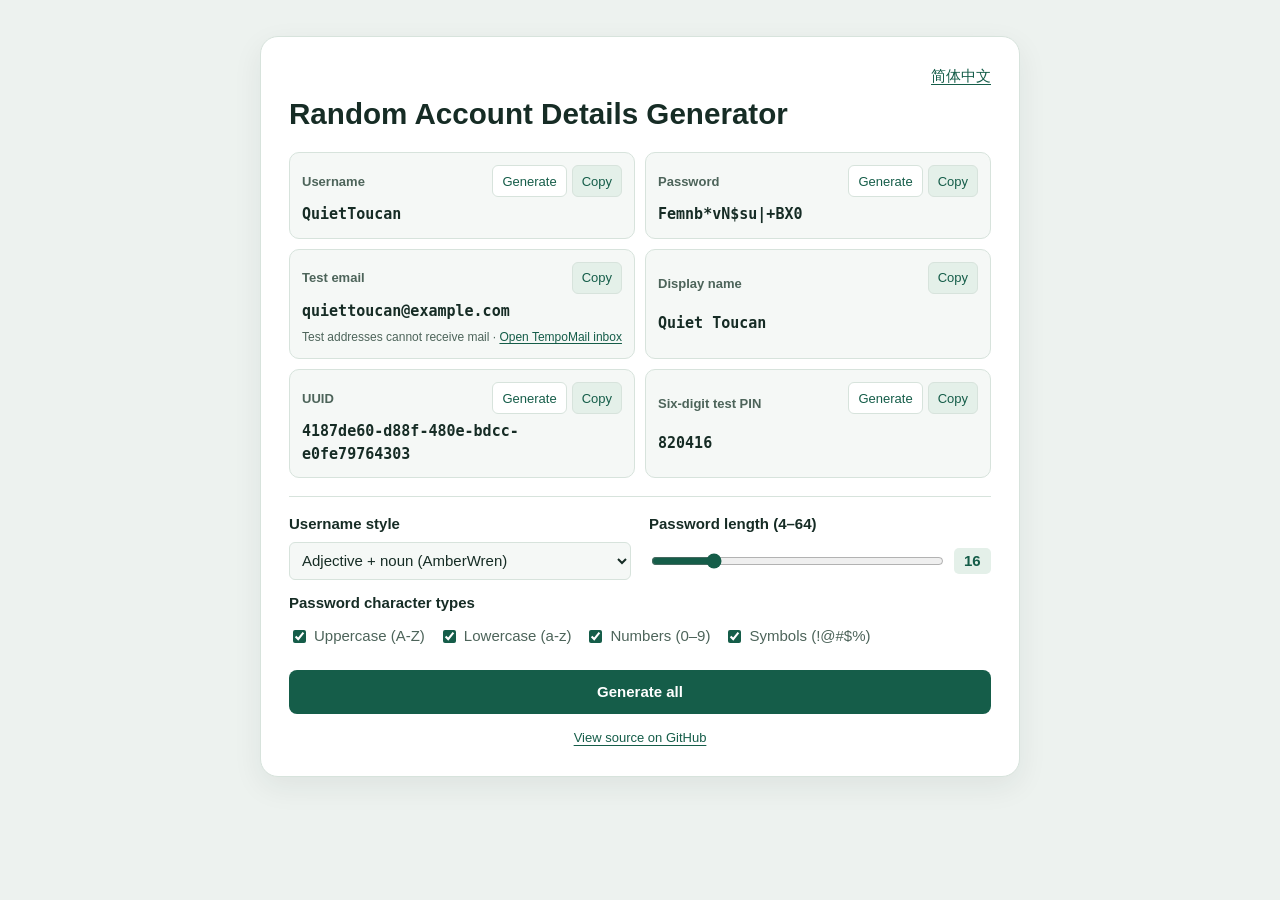
<file: index.html>
<!DOCTYPE html>
<html lang="zh-CN">
<head>
    <meta charset="UTF-8">
    <meta name="viewport" content="width=device-width, initial-scale=1.0">
    <title>随机账号信息生成器</title>
    <meta name="description" content="在线随机生成用户名、4–64 位密码、测试邮箱、显示昵称、UUID 和六位 PIN。可自定义密码字符类型，一键生成和复制。">
    <link rel="canonical" href="https://shellsec.com/gen/">
    <link rel="alternate" hreflang="zh-CN" href="https://shellsec.com/gen/">
    <link rel="alternate" hreflang="en" href="https://shellsec.com/gen/en/">
    <link rel="alternate" hreflang="x-default" href="https://shellsec.com/gen/">
    <link rel="stylesheet" href="styles.css">
</head>
<body>
    <main class="container">
        <nav class="language-switch" aria-label="语言"><a href="en/" lang="en" hreflang="en">English</a></nav>
        <h1>随机账号信息生成器</h1>

        <div class="result-container">
            <div class="result-box">
                <div class="result-content">
                    <div class="result-label">用户名</div>
                    <div id="username" class="result-value">点击生成按钮</div>
                </div>
                <div class="button-group">
                    <button type="button" class="action-btn generate-single-btn" data-generate="profile">生成</button>
                    <button type="button" class="action-btn copy-btn" data-copy="username">复制</button>
                </div>
            </div>

            <div class="result-box">
                <div class="result-content">
                    <div class="result-label">密码</div>
                    <div id="password" class="result-value">点击生成按钮</div>
                </div>
                <div class="button-group">
                    <button type="button" class="action-btn generate-single-btn" data-generate="password">生成</button>
                    <button type="button" class="action-btn copy-btn" data-copy="password">复制</button>
                </div>
            </div>
        </div>

        <div class="result-container">
            <div class="result-box">
                <div class="result-content">
                    <div class="result-label">测试邮箱</div>
                    <div id="testEmail" class="result-value"></div>
                </div>
                <button type="button" class="action-btn copy-btn" data-copy="testEmail">复制</button>
                <div class="email-service">
                    测试地址无法收信 ·
                    <a href="https://tempomailusa.com/?ref=TM4C8594" target="_blank" rel="noopener sponsored">打开 TempoMail 收信</a>
                </div>
            </div>
            <div class="result-box">
                <div class="result-content">
                    <div class="result-label">显示昵称</div>
                    <div id="displayName" class="result-value"></div>
                </div>
                <button type="button" class="action-btn copy-btn" data-copy="displayName">复制</button>
            </div>
            <div class="result-box">
                <div class="result-content">
                    <div class="result-label">UUID</div>
                    <div id="testUuid" class="result-value"></div>
                </div>
                <div class="button-group">
                    <button type="button" class="action-btn generate-single-btn" data-generate="uuid">生成</button>
                    <button type="button" class="action-btn copy-btn" data-copy="testUuid">复制</button>
                </div>
            </div>
            <div class="result-box">
                <div class="result-content">
                    <div class="result-label">六位测试 PIN</div>
                    <div id="testPin" class="result-value"></div>
                </div>
                <div class="button-group">
                    <button type="button" class="action-btn generate-single-btn" data-generate="pin">生成</button>
                    <button type="button" class="action-btn copy-btn" data-copy="testPin">复制</button>
                </div>
            </div>
        </div>

        <div class="options-container">
            <div class="option-group">
                <div class="option-title">用户名风格</div>
                <select id="usernameStyle" class="select-group">
                    <option value="adjective_noun">形容词+名词 (如: AmberWren)</option>
                    <option value="noun_number">名词+数字 (如: Bison42)</option>
                    <option value="firstname_lastname">名+姓 (如: AdaReed)</option>
                    <option value="random_mix">形容词+名词+一位数字 (如: SolarOrca7)</option>
                    <option value="adjective_noun_three_digits">形容词+名词+三位数字 (如: SolarOrca247)</option>
                </select>
            </div>

            <div class="option-group">
                <div class="option-title">密码长度 (4-64位)</div>
                <div class="slider-group">
                    <input type="range" id="passwordLength" class="slider" min="4" max="64" value="16">
                    <span id="passwordLengthValue" class="slider-value">16</span>
                </div>
            </div>

            <div class="option-group">
                <div class="option-title">密码包含字符</div>
                <div class="checkbox-group">
                    <label class="checkbox-item">
                        <input type="checkbox" id="uppercase" checked>
                        <span>大写字母 (A-Z)</span>
                    </label>
                    <label class="checkbox-item">
                        <input type="checkbox" id="lowercase" checked>
                        <span>小写字母 (a-z)</span>
                    </label>
                    <label class="checkbox-item">
                        <input type="checkbox" id="numbers" checked>
                        <span>数字 (0-9)</span>
                    </label>
                    <label class="checkbox-item">
                        <input type="checkbox" id="symbols" checked>
                        <span>符号 (!@#$%)</span>
                    </label>
                </div>
            </div>
        </div>

        <button type="button" id="generate-all" class="generate-both-btn">生成全部</button>
        <footer class="project-links">
            <a href="https://github.com/shellsec/gen">在 GitHub 查看源码</a>
        </footer>
    </main>

    <div id="notification" class="notification" role="status" data-success="已复制到剪贴板" data-failure="复制失败，请手动选取文本"></div>

    <script src="generator.js"></script>
</body>
</html>
</file>
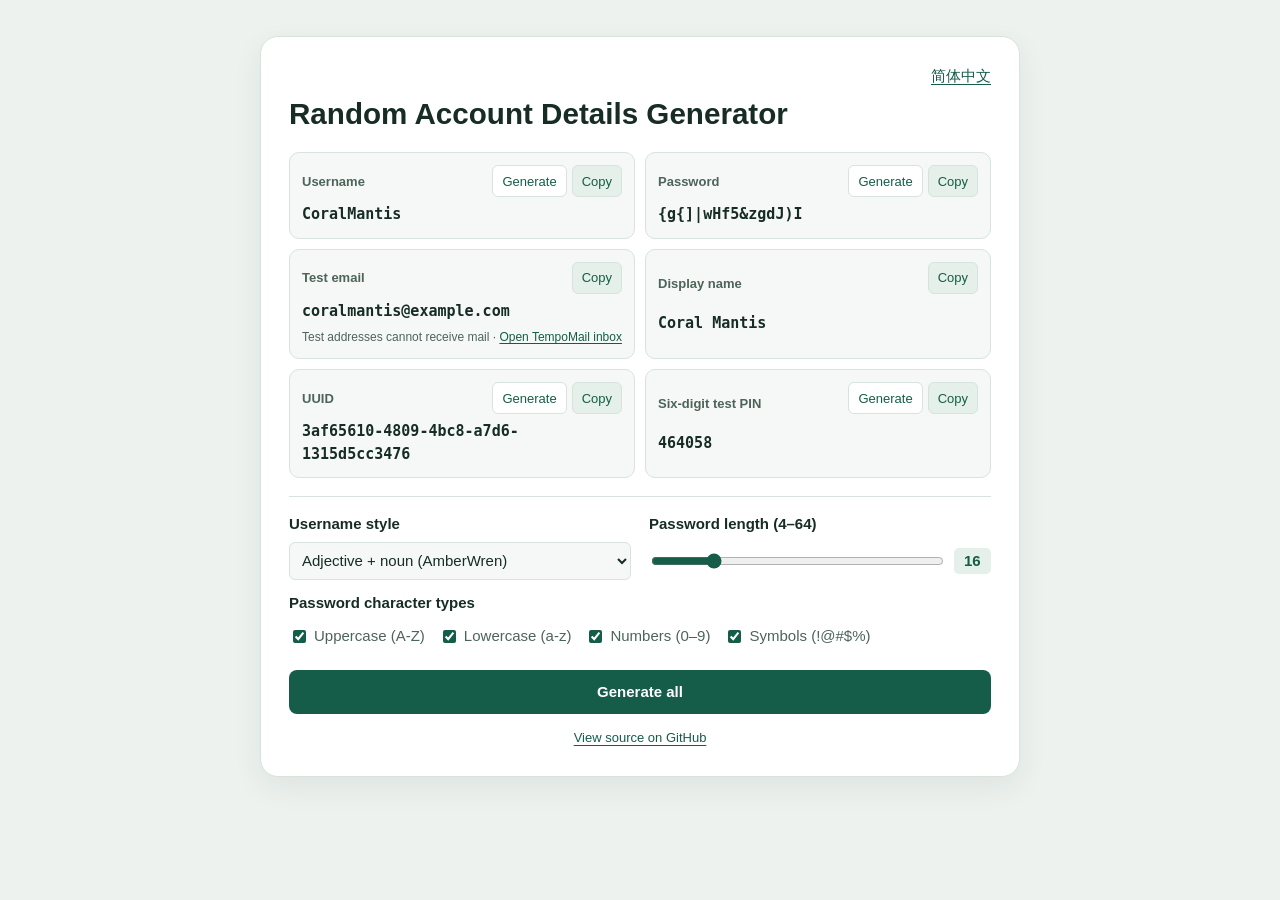
<file: en/index.html>
<!DOCTYPE html>
<html lang="en">
<head>
    <meta charset="UTF-8">
    <meta name="viewport" content="width=device-width, initial-scale=1.0">
    <title>Random Account Details Generator</title>
    <meta name="description" content="Generate random usernames, 4–64 character passwords, test emails, display names, UUIDs and six-digit PINs. Customize passwords and copy any result.">
    <link rel="canonical" href="https://shellsec.com/gen/en/">
    <link rel="alternate" hreflang="zh-CN" href="https://shellsec.com/gen/">
    <link rel="alternate" hreflang="en" href="https://shellsec.com/gen/en/">
    <link rel="alternate" hreflang="x-default" href="https://shellsec.com/gen/">
    <link rel="stylesheet" href="../styles.css">
</head>
<body>
    <main class="container">
        <nav class="language-switch" aria-label="Language"><a href="../" lang="zh-CN" hreflang="zh-CN">简体中文</a></nav>
        <h1>Random Account Details Generator</h1>

        <div class="result-container">
            <div class="result-box">
                <div class="result-content">
                    <div class="result-label">Username</div>
                    <div id="username" class="result-value">Click Generate</div>
                </div>
                <div class="button-group">
                    <button type="button" class="action-btn generate-single-btn" data-generate="profile">Generate</button>
                    <button type="button" class="action-btn copy-btn" data-copy="username">Copy</button>
                </div>
            </div>

            <div class="result-box">
                <div class="result-content">
                    <div class="result-label">Password</div>
                    <div id="password" class="result-value">Click Generate</div>
                </div>
                <div class="button-group">
                    <button type="button" class="action-btn generate-single-btn" data-generate="password">Generate</button>
                    <button type="button" class="action-btn copy-btn" data-copy="password">Copy</button>
                </div>
            </div>
        </div>

        <div class="result-container">
            <div class="result-box">
                <div class="result-content">
                    <div class="result-label">Test email</div>
                    <div id="testEmail" class="result-value"></div>
                </div>
                <button type="button" class="action-btn copy-btn" data-copy="testEmail">Copy</button>
                <div class="email-service">
                    Test addresses cannot receive mail ·
                    <a href="https://tempomailusa.com/?ref=TM4C8594" target="_blank" rel="noopener sponsored">Open TempoMail inbox</a>
                </div>
            </div>
            <div class="result-box">
                <div class="result-content">
                    <div class="result-label">Display name</div>
                    <div id="displayName" class="result-value"></div>
                </div>
                <button type="button" class="action-btn copy-btn" data-copy="displayName">Copy</button>
            </div>
            <div class="result-box">
                <div class="result-content">
                    <div class="result-label">UUID</div>
                    <div id="testUuid" class="result-value"></div>
                </div>
                <div class="button-group">
                    <button type="button" class="action-btn generate-single-btn" data-generate="uuid">Generate</button>
                    <button type="button" class="action-btn copy-btn" data-copy="testUuid">Copy</button>
                </div>
            </div>
            <div class="result-box">
                <div class="result-content">
                    <div class="result-label">Six-digit test PIN</div>
                    <div id="testPin" class="result-value"></div>
                </div>
                <div class="button-group">
                    <button type="button" class="action-btn generate-single-btn" data-generate="pin">Generate</button>
                    <button type="button" class="action-btn copy-btn" data-copy="testPin">Copy</button>
                </div>
            </div>
        </div>

        <div class="options-container">
            <div class="option-group">
                <div class="option-title">Username style</div>
                <select id="usernameStyle" class="select-group">
                    <option value="adjective_noun">Adjective + noun (AmberWren)</option>
                    <option value="noun_number">Noun + two digits (Bison42)</option>
                    <option value="firstname_lastname">First + last name (AdaReed)</option>
                    <option value="random_mix">Adjective + noun + one digit (SolarOrca7)</option>
                    <option value="adjective_noun_three_digits">Adjective + noun + three digits (SolarOrca247)</option>
                </select>
            </div>

            <div class="option-group">
                <div class="option-title">Password length (4–64)</div>
                <div class="slider-group">
                    <input type="range" id="passwordLength" class="slider" min="4" max="64" value="16">
                    <span id="passwordLengthValue" class="slider-value">16</span>
                </div>
            </div>

            <div class="option-group">
                <div class="option-title">Password character types</div>
                <div class="checkbox-group">
                    <label class="checkbox-item">
                        <input type="checkbox" id="uppercase" checked>
                        <span>Uppercase (A-Z)</span>
                    </label>
                    <label class="checkbox-item">
                        <input type="checkbox" id="lowercase" checked>
                        <span>Lowercase (a-z)</span>
                    </label>
                    <label class="checkbox-item">
                        <input type="checkbox" id="numbers" checked>
                        <span>Numbers (0–9)</span>
                    </label>
                    <label class="checkbox-item">
                        <input type="checkbox" id="symbols" checked>
                        <span>Symbols (!@#$%)</span>
                    </label>
                </div>
            </div>
        </div>

        <button type="button" id="generate-all" class="generate-both-btn">Generate all</button>
        <footer class="project-links">
            <a href="https://github.com/shellsec/gen">View source on GitHub</a>
        </footer>
    </main>

    <div id="notification" class="notification" role="status" data-success="Copied to clipboard" data-failure="Copy failed. Select and copy the text manually."></div>

    <script src="../generator.js"></script>
</body>
</html>
</file>
<file: styles.css>
:root {
    color-scheme: light;
    --page: #edf2ef;
    --surface: #fff;
    --panel: #f5f8f6;
    --line: #d7e3dc;
    --ink: #162c25;
    --muted: #4d645a;
    --accent: #155d49;
    --accent-hover: #104937;
    --accent-soft: #e4f0e9;
}

* { box-sizing: border-box; }

body {
    margin: 0;
    min-height: 100vh;
    padding: clamp(12px, 3vw, 36px) 12px;
    background: var(--page);
    color: var(--ink);
    font: 15px/1.5 "Segoe UI", "Microsoft YaHei", sans-serif;
}

.container {
    width: min(100%, 760px);
    margin-inline: auto;
    padding: clamp(14px, 3vw, 28px);
    background: var(--surface);
    border: 1px solid var(--line);
    border-radius: 18px;
    box-shadow: 0 10px 30px rgb(22 44 37 / 7%);
}

h1 {
    margin: 0 0 20px;
    font-size: clamp(1.2rem, 4vw, 1.85rem);
    line-height: 1.25;
}

.result-container {
    display: grid;
    grid-template-columns: repeat(2, minmax(0, 1fr));
    gap: 10px;
    margin-bottom: 10px;
}

.result-box {
    display: grid;
    grid-template-columns: minmax(0, 1fr) auto;
    align-items: start;
    gap: 6px 8px;
    padding: 12px;
    background: var(--panel);
    border: 1px solid var(--line);
    border-radius: 10px;
}

.result-content { display: contents; }

.result-label {
    grid-column: 1;
    grid-row: 1;
    align-self: center;
    color: var(--muted);
    font-size: 13px;
    font-weight: 600;
}

.result-value {
    grid-column: 1 / -1;
    grid-row: 2;
    min-width: 0;
    overflow-wrap: anywhere;
    font: 600 15px/1.5 Consolas, "Microsoft YaHei", monospace;
}

.button-group,
.result-box > .copy-btn {
    grid-column: 2;
    grid-row: 1;
}

.button-group { display: flex; gap: 5px; }

.email-service {
    grid-column: 1 / -1;
    color: var(--muted);
    font-size: 12px;
}

.email-service a {
    color: var(--accent);
    text-underline-offset: 2px;
}

button, select { font: inherit; }

.action-btn {
    min-height: 32px;
    padding: 4px 9px;
    border: 1px solid var(--line);
    border-radius: 6px;
    background: var(--surface);
    color: var(--accent);
    cursor: pointer;
    font-size: 13px;
    white-space: nowrap;
}

.copy-btn { background: var(--accent-soft); }
.action-btn:hover { border-color: var(--accent); }

.options-container {
    display: grid;
    grid-template-columns: repeat(2, minmax(0, 1fr));
    gap: 12px 18px;
    margin: 18px 0;
    padding-top: 16px;
    border-top: 1px solid var(--line);
}

.option-group:last-child { grid-column: 1 / -1; }
.option-title { margin-bottom: 6px; font-weight: 600; }

.checkbox-group {
    display: flex;
    flex-wrap: wrap;
    gap: 5px 14px;
}

.checkbox-item {
    display: flex;
    align-items: center;
    gap: 5px;
    min-height: 32px;
    color: var(--muted);
    cursor: pointer;
}

input { accent-color: var(--accent); }

.slider-group {
    display: flex;
    align-items: center;
    gap: 8px;
    min-height: 38px;
}

.slider { flex: 1; min-width: 0; cursor: pointer; }

.slider-value {
    min-width: 2.5em;
    padding: 2px 5px;
    border-radius: 5px;
    background: var(--accent-soft);
    color: var(--accent);
    font-weight: 600;
    text-align: center;
    font-variant-numeric: tabular-nums;
}

.select-group {
    width: 100%;
    min-height: 38px;
    padding: 5px 8px;
    border: 1px solid var(--line);
    border-radius: 6px;
    background: var(--panel);
    color: var(--ink);
}

.generate-both-btn {
    width: 100%;
    min-height: 44px;
    border: 0;
    border-radius: 8px;
    background: var(--accent);
    color: white;
    font-weight: 600;
    cursor: pointer;
}

.generate-both-btn:hover { background: var(--accent-hover); }

:focus-visible {
    outline: 2px solid var(--accent);
    outline-offset: 3px;
}

.notification {
    position: fixed;
    bottom: 16px;
    left: 50%;
    transform: translateX(-50%);
    padding: 8px 16px;
    border-radius: 8px;
    background: var(--accent-hover);
    color: white;
    opacity: 0;
    pointer-events: none;
}

.notification.show { opacity: 1; }

@media (max-width: 540px) {
    .result-container, .options-container { grid-template-columns: 1fr; }
    .container { border-radius: 12px; }
    h1 { margin-bottom: 14px; }
}

.language-switch { display: flex; justify-content: flex-end; margin-bottom: 8px; }
.language-switch a { color: var(--accent); text-underline-offset: 3px; }

.project-links {
    margin-top: 14px;
    text-align: center;
    font-size: 13px;
}

.project-links a { color: var(--accent); text-underline-offset: 3px; }
</file>
